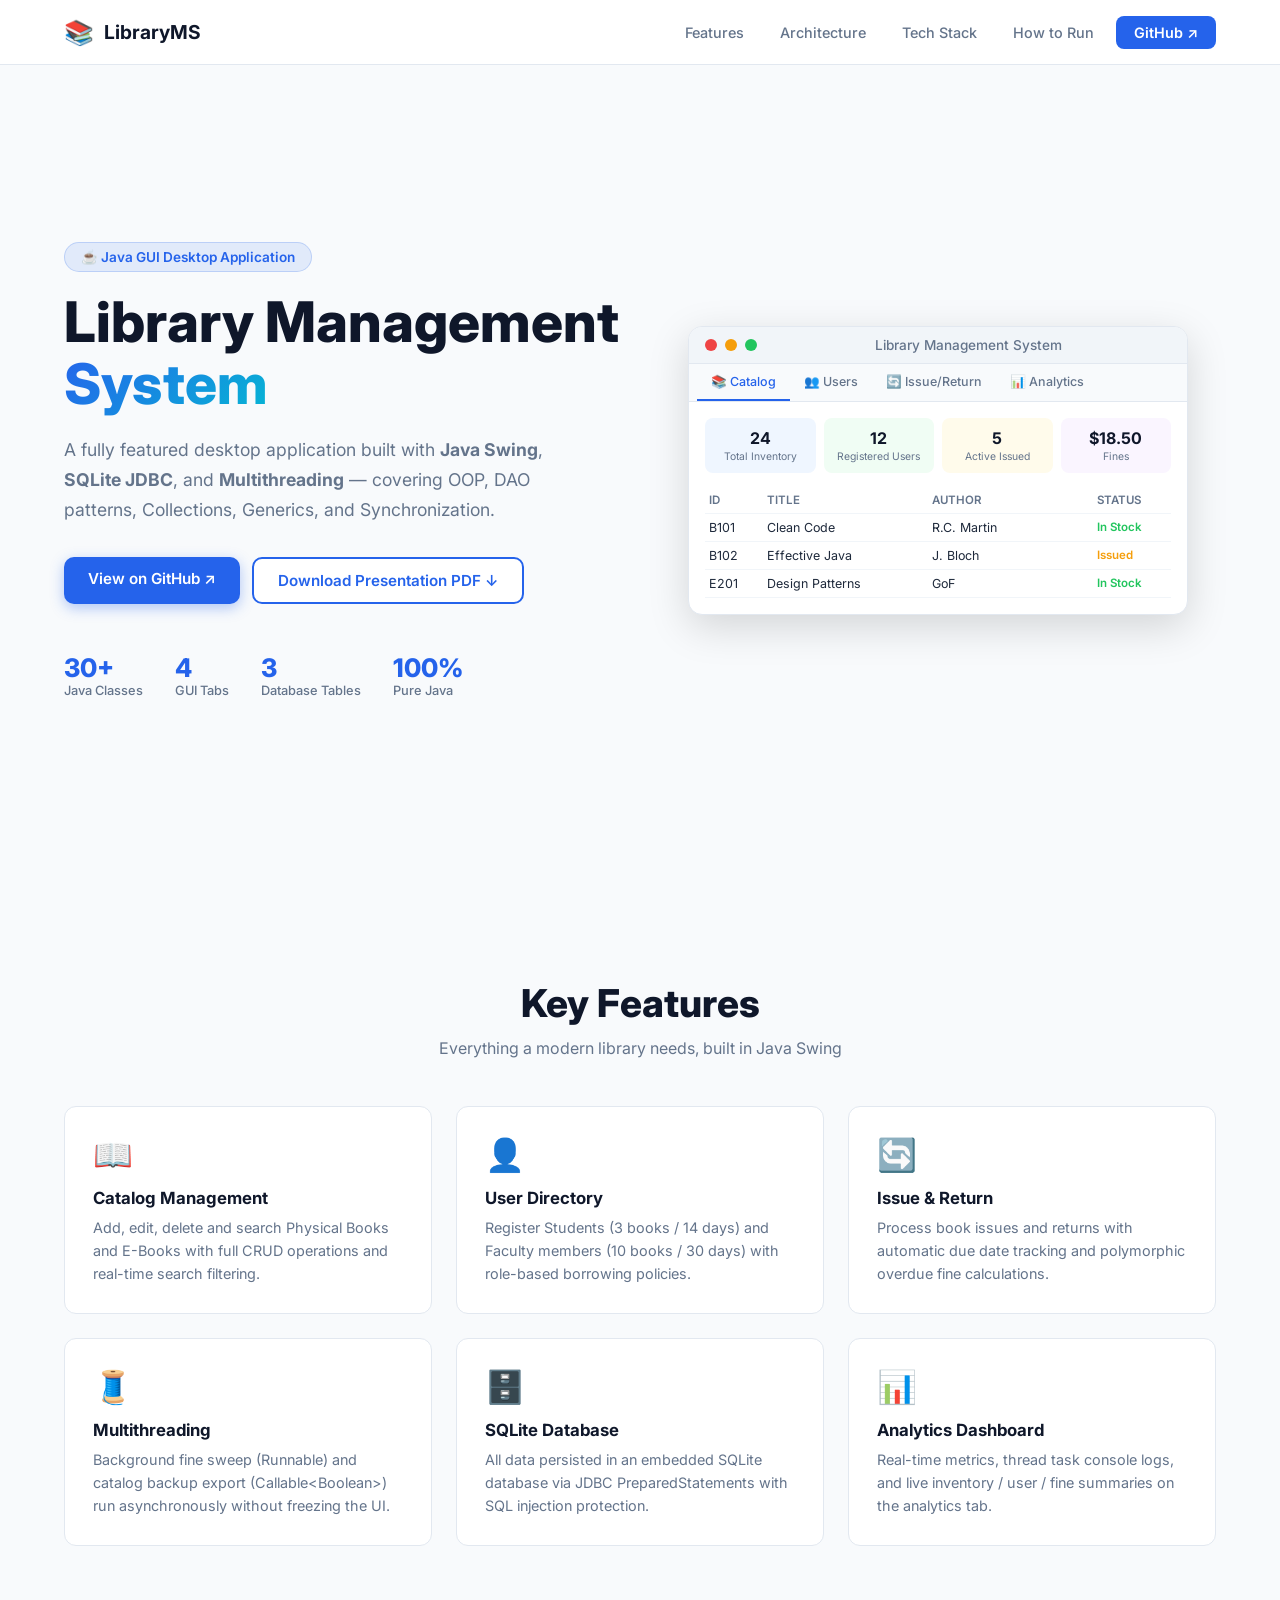
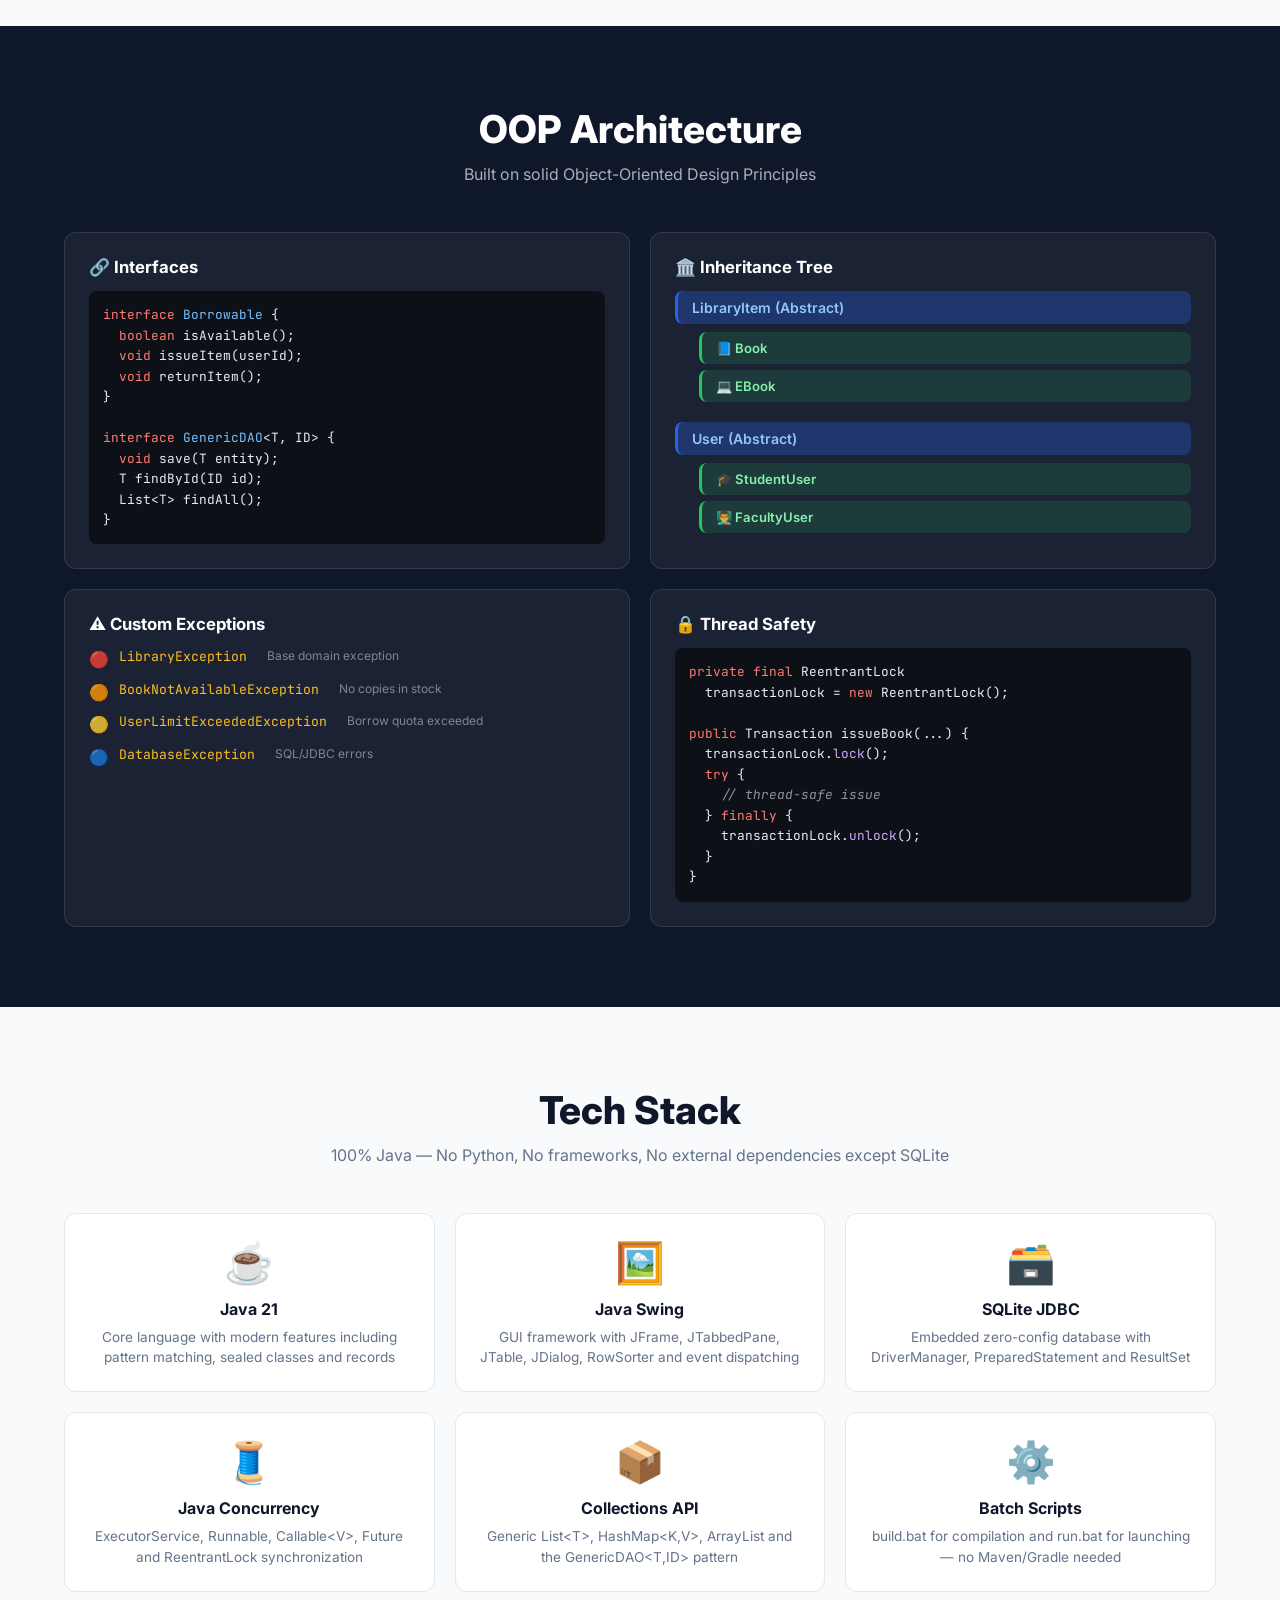
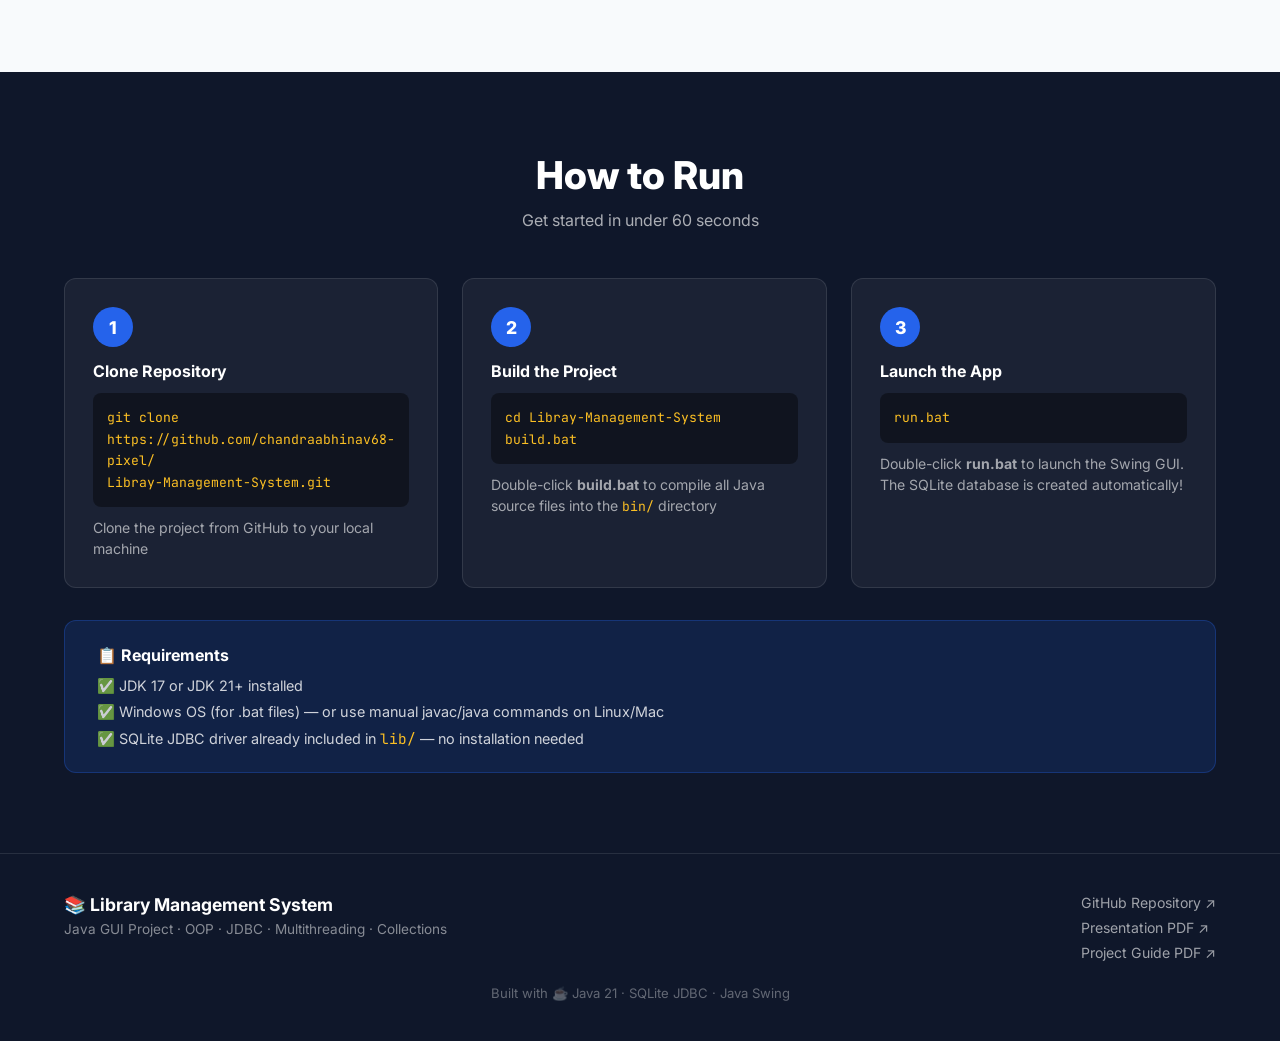
<file: docs/index.html>
<!DOCTYPE html>
<html lang="en">
<head>
    <meta charset="UTF-8">
    <meta name="viewport" content="width=device-width, initial-scale=1.0">
    <title>Library Management System — Java GUI Project</title>
    <link rel="stylesheet" href="css/style.css">
    <link rel="preconnect" href="https://fonts.googleapis.com">
    <link href="https://fonts.googleapis.com/css2?family=Inter:wght@300;400;500;600;700;800&family=JetBrains+Mono:wght@400;600&display=swap" rel="stylesheet">
</head>
<body>

    <!-- NAV -->
    <nav class="navbar" id="navbar">
        <div class="nav-container">
            <div class="nav-brand">
                <span class="nav-logo">📚</span>
                <span class="nav-title">LibraryMS</span>
            </div>
            <ul class="nav-links">
                <li><a href="#features">Features</a></li>
                <li><a href="#architecture">Architecture</a></li>
                <li><a href="#tech">Tech Stack</a></li>
                <li><a href="#run">How to Run</a></li>
                <li><a href="https://github.com/chandraabhinav68-pixel/Libray-Management-System" target="_blank" class="btn-nav">GitHub ↗</a></li>
            </ul>
            <button class="hamburger" id="hamburger">☰</button>
        </div>
    </nav>

    <!-- HERO -->
    <section class="hero">
        <div class="hero-content">
            <div class="hero-badge">☕ Java GUI Desktop Application</div>
            <h1 class="hero-title">
                Library Management<br>
                <span class="gradient-text">System</span>
            </h1>
            <p class="hero-subtitle">
                A fully featured desktop application built with <strong>Java Swing</strong>, <strong>SQLite JDBC</strong>, and <strong>Multithreading</strong> — covering OOP, DAO patterns, Collections, Generics, and Synchronization.
            </p>
            <div class="hero-btns">
                <a href="https://github.com/chandraabhinav68-pixel/Libray-Management-System" target="_blank" class="btn btn-primary">
                    View on GitHub ↗
                </a>
                <a href="https://github.com/chandraabhinav68-pixel/Libray-Management-System/raw/main/presentation/Library_Management_System_Presentation.pdf" target="_blank" class="btn btn-outline">
                    Download Presentation PDF ↓
                </a>
            </div>
            <div class="hero-stats">
                <div class="stat"><span class="stat-num">30+</span><span class="stat-label">Java Classes</span></div>
                <div class="stat"><span class="stat-num">4</span><span class="stat-label">GUI Tabs</span></div>
                <div class="stat"><span class="stat-num">3</span><span class="stat-label">Database Tables</span></div>
                <div class="stat"><span class="stat-num">100%</span><span class="stat-label">Pure Java</span></div>
            </div>
        </div>
        <div class="hero-visual">
            <div class="window-mock">
                <div class="window-bar">
                    <span class="dot red"></span>
                    <span class="dot yellow"></span>
                    <span class="dot green"></span>
                    <span class="window-title">Library Management System</span>
                </div>
                <div class="window-tabs">
                    <span class="tab active">📚 Catalog</span>
                    <span class="tab">👥 Users</span>
                    <span class="tab">🔄 Issue/Return</span>
                    <span class="tab">📊 Analytics</span>
                </div>
                <div class="window-body">
                    <div class="mock-stats-row">
                        <div class="mock-card blue">
                            <div class="mock-card-num">24</div>
                            <div class="mock-card-label">Total Inventory</div>
                        </div>
                        <div class="mock-card green">
                            <div class="mock-card-num">12</div>
                            <div class="mock-card-label">Registered Users</div>
                        </div>
                        <div class="mock-card orange">
                            <div class="mock-card-num">5</div>
                            <div class="mock-card-label">Active Issued</div>
                        </div>
                        <div class="mock-card purple">
                            <div class="mock-card-num">$18.50</div>
                            <div class="mock-card-label">Fines</div>
                        </div>
                    </div>
                    <div class="mock-table">
                        <div class="mock-row header-row"><span>ID</span><span>Title</span><span>Author</span><span>Status</span></div>
                        <div class="mock-row"><span>B101</span><span>Clean Code</span><span>R.C. Martin</span><span class="status-available">In Stock</span></div>
                        <div class="mock-row"><span>B102</span><span>Effective Java</span><span>J. Bloch</span><span class="status-issued">Issued</span></div>
                        <div class="mock-row"><span>E201</span><span>Design Patterns</span><span>GoF</span><span class="status-available">In Stock</span></div>
                    </div>
                </div>
            </div>
        </div>
    </section>

    <!-- FEATURES -->
    <section class="section" id="features">
        <div class="container">
            <h2 class="section-title">Key Features</h2>
            <p class="section-sub">Everything a modern library needs, built in Java Swing</p>
            <div class="features-grid">
                <div class="feature-card" data-delay="0">
                    <div class="feature-icon">📖</div>
                    <h3>Catalog Management</h3>
                    <p>Add, edit, delete and search Physical Books and E-Books with full CRUD operations and real-time search filtering.</p>
                </div>
                <div class="feature-card" data-delay="100">
                    <div class="feature-icon">👤</div>
                    <h3>User Directory</h3>
                    <p>Register Students (3 books / 14 days) and Faculty members (10 books / 30 days) with role-based borrowing policies.</p>
                </div>
                <div class="feature-card" data-delay="200">
                    <div class="feature-icon">🔄</div>
                    <h3>Issue & Return</h3>
                    <p>Process book issues and returns with automatic due date tracking and polymorphic overdue fine calculations.</p>
                </div>
                <div class="feature-card" data-delay="300">
                    <div class="feature-icon">🧵</div>
                    <h3>Multithreading</h3>
                    <p>Background fine sweep (Runnable) and catalog backup export (Callable&lt;Boolean&gt;) run asynchronously without freezing the UI.</p>
                </div>
                <div class="feature-card" data-delay="400">
                    <div class="feature-icon">🗄️</div>
                    <h3>SQLite Database</h3>
                    <p>All data persisted in an embedded SQLite database via JDBC PreparedStatements with SQL injection protection.</p>
                </div>
                <div class="feature-card" data-delay="500">
                    <div class="feature-icon">📊</div>
                    <h3>Analytics Dashboard</h3>
                    <p>Real-time metrics, thread task console logs, and live inventory / user / fine summaries on the analytics tab.</p>
                </div>
            </div>
        </div>
    </section>

    <!-- ARCHITECTURE -->
    <section class="section dark-section" id="architecture">
        <div class="container">
            <h2 class="section-title white">OOP Architecture</h2>
            <p class="section-sub white-sub">Built on solid Object-Oriented Design Principles</p>
            <div class="arch-grid">
                <div class="arch-box">
                    <h3>🔗 Interfaces</h3>
                    <div class="code-block">
                        <code><span class="kw">interface</span> <span class="cls">Borrowable</span> {<br>
&nbsp;&nbsp;<span class="kw">boolean</span> isAvailable();<br>
&nbsp;&nbsp;<span class="kw">void</span> issueItem(userId);<br>
&nbsp;&nbsp;<span class="kw">void</span> returnItem();<br>
}<br><br>
<span class="kw">interface</span> <span class="cls">GenericDAO</span>&lt;T, ID&gt; {<br>
&nbsp;&nbsp;<span class="kw">void</span> save(T entity);<br>
&nbsp;&nbsp;T findById(ID id);<br>
&nbsp;&nbsp;List&lt;T&gt; findAll();<br>
}</code>
                    </div>
                </div>
                <div class="arch-box">
                    <h3>🏛️ Inheritance Tree</h3>
                    <div class="tree">
                        <div class="tree-node root">LibraryItem (Abstract)</div>
                        <div class="tree-children">
                            <div class="tree-node child">📘 Book</div>
                            <div class="tree-node child">💻 EBook</div>
                        </div>
                        <div class="tree-node root" style="margin-top:12px">User (Abstract)</div>
                        <div class="tree-children">
                            <div class="tree-node child">🎓 StudentUser</div>
                            <div class="tree-node child">👨‍🏫 FacultyUser</div>
                        </div>
                    </div>
                </div>
                <div class="arch-box">
                    <h3>⚠️ Custom Exceptions</h3>
                    <div class="exceptions-list">
                        <div class="exc-item"><span class="exc-icon">🔴</span><code>LibraryException</code><br><small>Base domain exception</small></div>
                        <div class="exc-item"><span class="exc-icon">🟠</span><code>BookNotAvailableException</code><br><small>No copies in stock</small></div>
                        <div class="exc-item"><span class="exc-icon">🟡</span><code>UserLimitExceededException</code><br><small>Borrow quota exceeded</small></div>
                        <div class="exc-item"><span class="exc-icon">🔵</span><code>DatabaseException</code><br><small>SQL/JDBC errors</small></div>
                    </div>
                </div>
                <div class="arch-box">
                    <h3>🔒 Thread Safety</h3>
                    <div class="code-block">
                        <code><span class="kw">private final</span> ReentrantLock<br>
&nbsp;&nbsp;transactionLock = <span class="kw">new</span> ReentrantLock();<br><br>
<span class="kw">public</span> Transaction issueBook(...) {<br>
&nbsp;&nbsp;transactionLock.<span class="fn">lock</span>();<br>
&nbsp;&nbsp;<span class="kw">try</span> {<br>
&nbsp;&nbsp;&nbsp;&nbsp;<span class="cm">// thread-safe issue</span><br>
&nbsp;&nbsp;} <span class="kw">finally</span> {<br>
&nbsp;&nbsp;&nbsp;&nbsp;transactionLock.<span class="fn">unlock</span>();<br>
&nbsp;&nbsp;}<br>
}</code>
                    </div>
                </div>
            </div>
        </div>
    </section>

    <!-- TECH STACK -->
    <section class="section" id="tech">
        <div class="container">
            <h2 class="section-title">Tech Stack</h2>
            <p class="section-sub">100% Java — No Python, No frameworks, No external dependencies except SQLite</p>
            <div class="tech-grid">
                <div class="tech-card">
                    <div class="tech-icon">☕</div>
                    <div class="tech-name">Java 21</div>
                    <div class="tech-desc">Core language with modern features including pattern matching, sealed classes and records</div>
                </div>
                <div class="tech-card">
                    <div class="tech-icon">🖼️</div>
                    <div class="tech-name">Java Swing</div>
                    <div class="tech-desc">GUI framework with JFrame, JTabbedPane, JTable, JDialog, RowSorter and event dispatching</div>
                </div>
                <div class="tech-card">
                    <div class="tech-icon">🗃️</div>
                    <div class="tech-name">SQLite JDBC</div>
                    <div class="tech-desc">Embedded zero-config database with DriverManager, PreparedStatement and ResultSet</div>
                </div>
                <div class="tech-card">
                    <div class="tech-icon">🧵</div>
                    <div class="tech-name">Java Concurrency</div>
                    <div class="tech-desc">ExecutorService, Runnable, Callable&lt;V&gt;, Future and ReentrantLock synchronization</div>
                </div>
                <div class="tech-card">
                    <div class="tech-icon">📦</div>
                    <div class="tech-name">Collections API</div>
                    <div class="tech-desc">Generic List&lt;T&gt;, HashMap&lt;K,V&gt;, ArrayList and the GenericDAO&lt;T,ID&gt; pattern</div>
                </div>
                <div class="tech-card">
                    <div class="tech-icon">⚙️</div>
                    <div class="tech-name">Batch Scripts</div>
                    <div class="tech-desc">build.bat for compilation and run.bat for launching — no Maven/Gradle needed</div>
                </div>
            </div>
        </div>
    </section>

    <!-- HOW TO RUN -->
    <section class="section dark-section" id="run">
        <div class="container">
            <h2 class="section-title white">How to Run</h2>
            <p class="section-sub white-sub">Get started in under 60 seconds</p>
            <div class="steps-grid">
                <div class="step-card">
                    <div class="step-num">1</div>
                    <h3>Clone Repository</h3>
                    <div class="code-block dark">
                        <code>git clone https://github.com/chandraabhinav68-pixel/<br>Libray-Management-System.git</code>
                    </div>
                    <p>Clone the project from GitHub to your local machine</p>
                </div>
                <div class="step-card">
                    <div class="step-num">2</div>
                    <h3>Build the Project</h3>
                    <div class="code-block dark">
                        <code>cd Libray-Management-System<br>build.bat</code>
                    </div>
                    <p>Double-click <strong>build.bat</strong> to compile all Java source files into the <code>bin/</code> directory</p>
                </div>
                <div class="step-card">
                    <div class="step-num">3</div>
                    <h3>Launch the App</h3>
                    <div class="code-block dark">
                        <code>run.bat</code>
                    </div>
                    <p>Double-click <strong>run.bat</strong> to launch the Swing GUI. The SQLite database is created automatically!</p>
                </div>
            </div>
            <div class="req-box">
                <h3>📋 Requirements</h3>
                <ul>
                    <li>✅ JDK 17 or JDK 21+ installed</li>
                    <li>✅ Windows OS (for .bat files) — or use manual javac/java commands on Linux/Mac</li>
                    <li>✅ SQLite JDBC driver already included in <code>lib/</code> — no installation needed</li>
                </ul>
            </div>
        </div>
    </section>

    <!-- FOOTER -->
    <footer class="footer">
        <div class="container">
            <div class="footer-content">
                <div class="footer-brand">
                    <span>📚 Library Management System</span>
                    <p>Java GUI Project · OOP · JDBC · Multithreading · Collections</p>
                </div>
                <div class="footer-links">
                    <a href="https://github.com/chandraabhinav68-pixel/Libray-Management-System" target="_blank">GitHub Repository ↗</a>
                    <a href="https://github.com/chandraabhinav68-pixel/Libray-Management-System/raw/main/presentation/Library_Management_System_Presentation.pdf" target="_blank">Presentation PDF ↗</a>
                    <a href="https://github.com/chandraabhinav68-pixel/Libray-Management-System/raw/main/presentation/Project_Guide_and_Explanation.pdf" target="_blank">Project Guide PDF ↗</a>
                </div>
            </div>
            <p class="footer-copy">Built with ☕ Java 21 · SQLite JDBC · Java Swing</p>
        </div>
    </footer>

    <script src="js/main.js"></script>
</body>
</html>
</file>
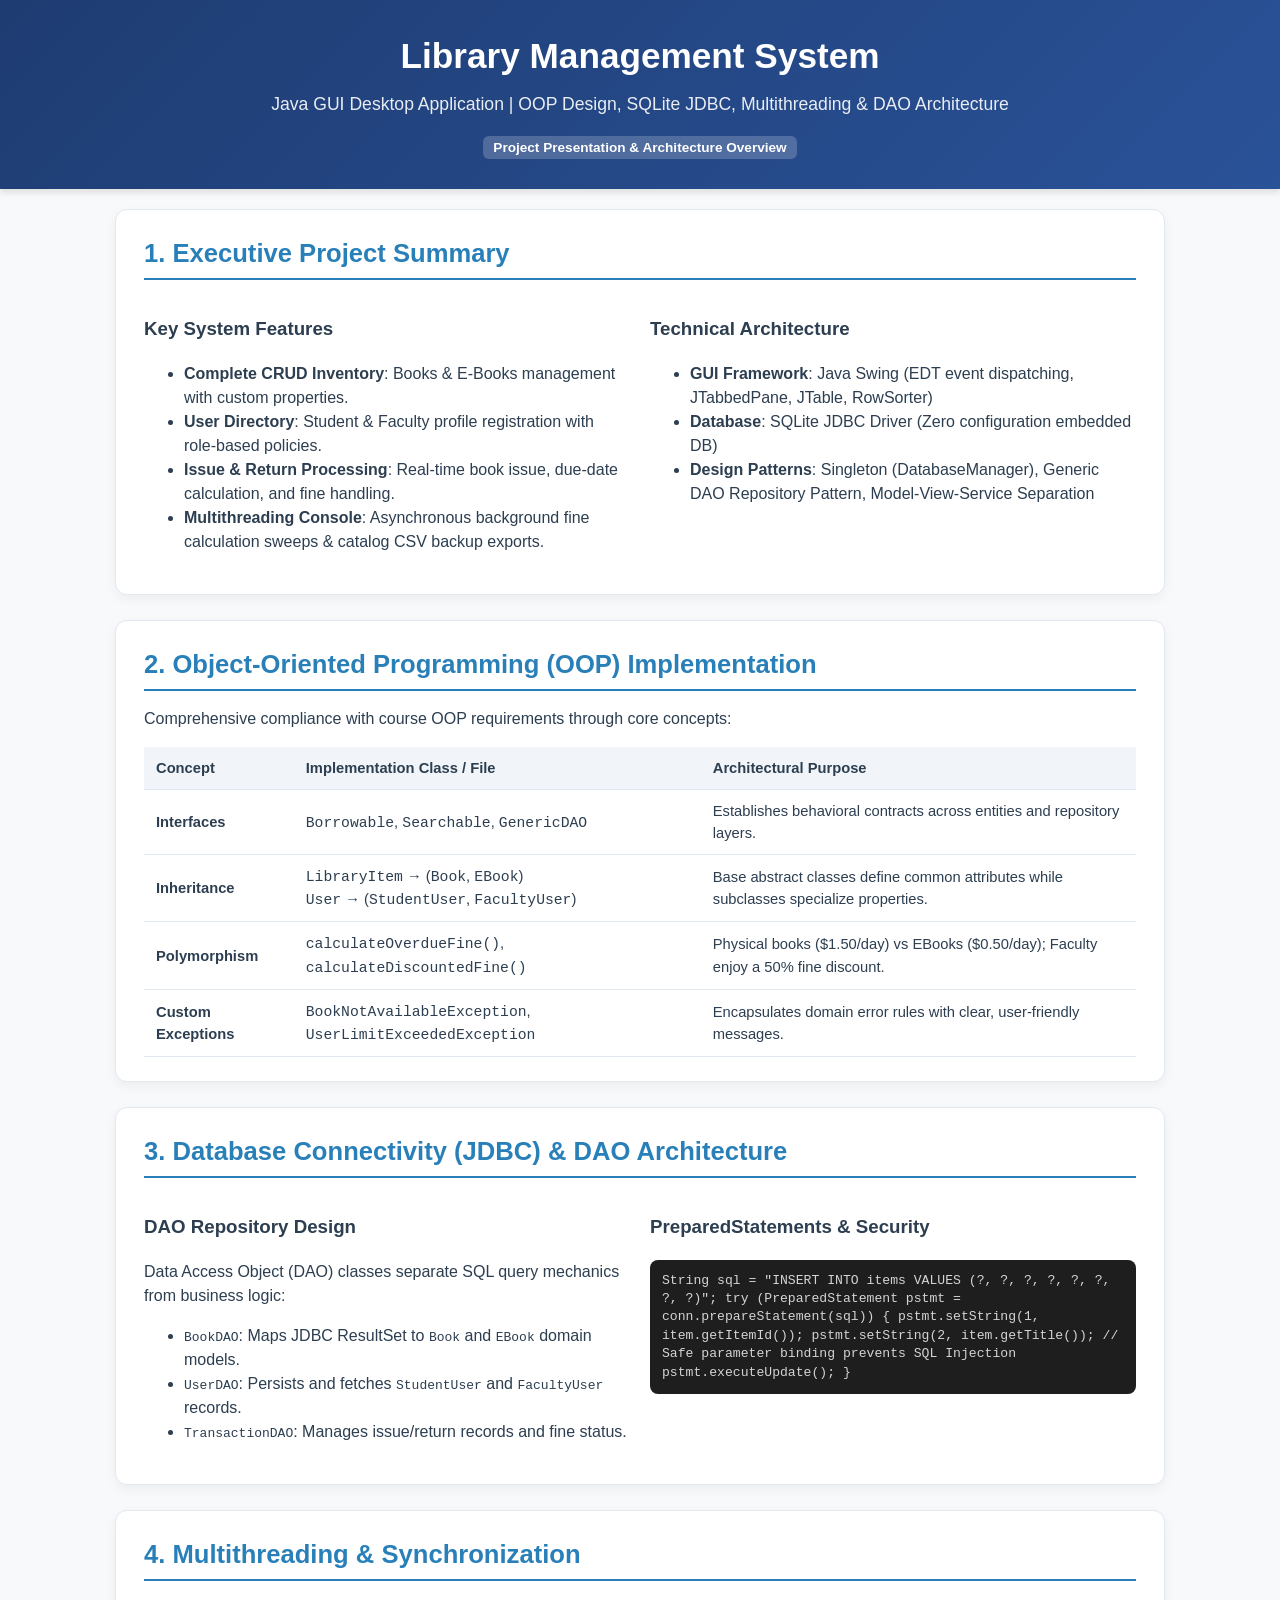
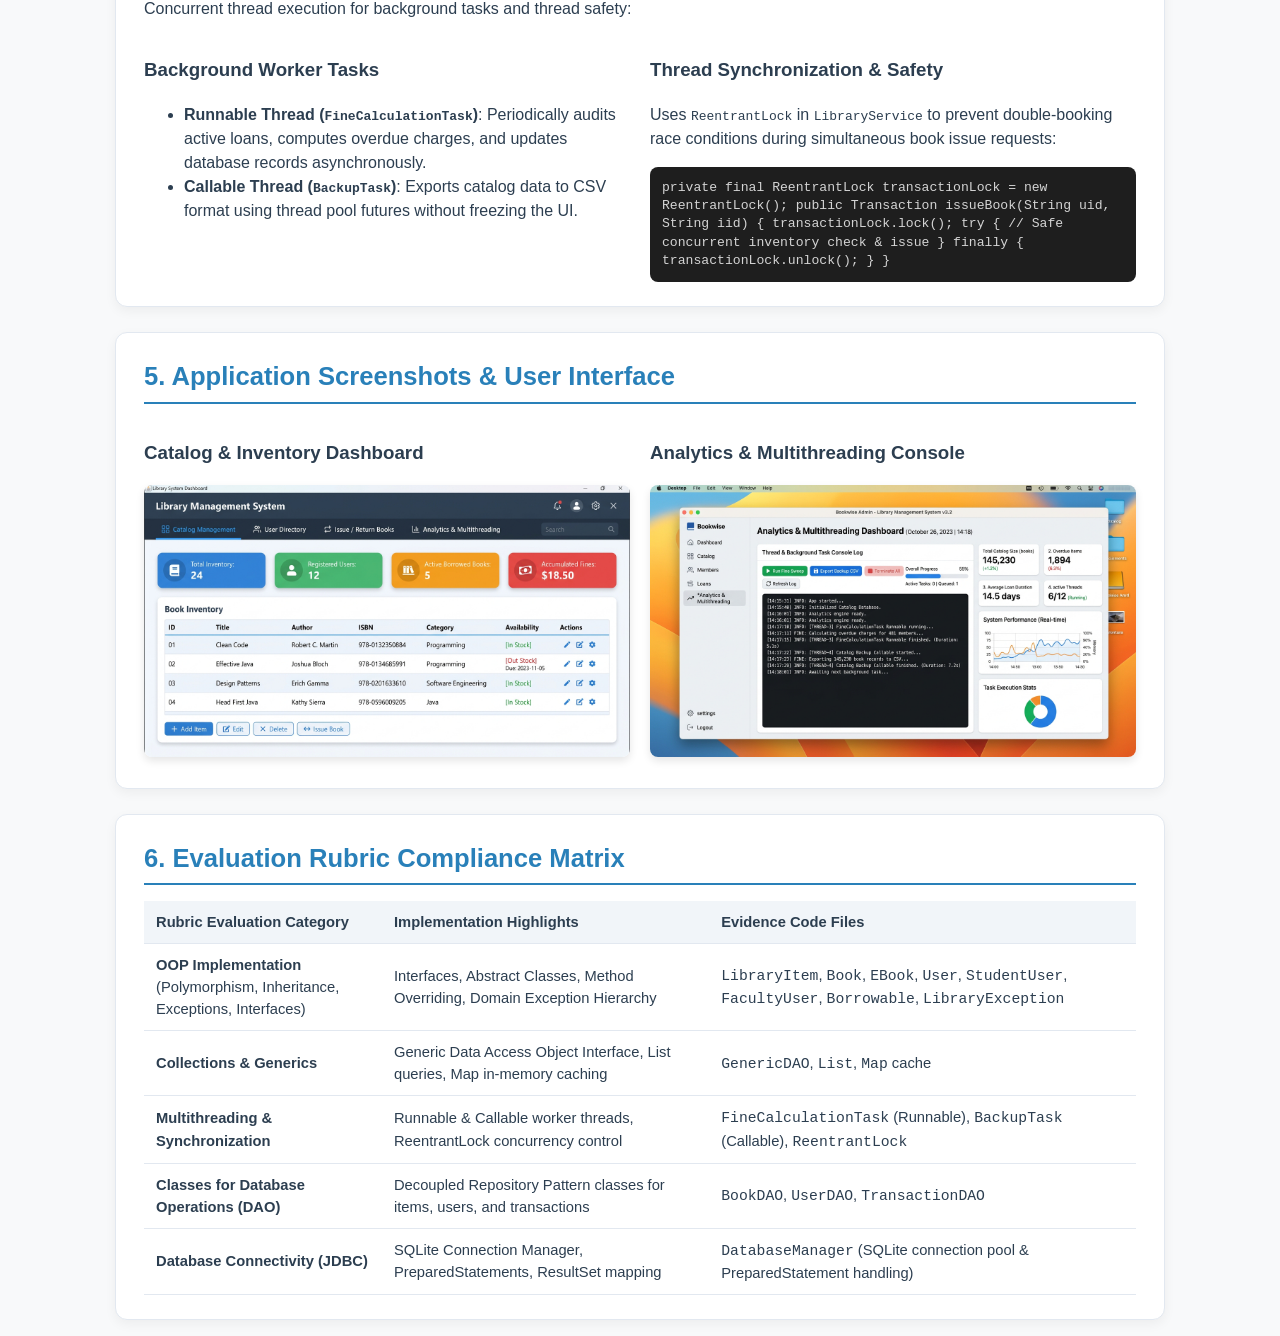
<file: presentation/Library_Management_System_Presentation.html>
<!DOCTYPE html>
<html lang="en">
<head>
    <meta charset="UTF-8">
    <meta name="viewport" content="width=device-width, initial-scale=1.0">
    <title>Presentation - Library Management System</title>
    <style>
        :root {
            --primary: #2c3e50;
            --accent: #2980b9;
            --success: #27ae60;
            --bg: #f8f9fa;
            --card-bg: #ffffff;
            --text: #2c3e50;
            --border: #e2e8f0;
        }

        body {
            font-family: -apple-system, BlinkMacSystemFont, "Segoe UI", Roboto, Helvetica, Arial, sans-serif;
            background-color: var(--bg);
            color: var(--text);
            margin: 0;
            padding: 0;
            line-height: 1.5;
        }

        .header {
            background: linear-gradient(135deg, #1e3c72 0%, #2a5298 100%);
            color: white;
            padding: 30px 20px;
            text-align: center;
            box-shadow: 0 4px 6px rgba(0,0,0,0.1);
        }

        .header h1 {
            margin: 0;
            font-size: 2.2rem;
            font-weight: 700;
        }

        .header p {
            margin-top: 8px;
            font-size: 1.1rem;
            opacity: 0.9;
        }

        .container {
            max-width: 1050px;
            margin: 20px auto;
            padding: 0 20px;
        }

        .slide-card {
            background: var(--card-bg);
            border-radius: 12px;
            padding: 24px 28px;
            margin-bottom: 25px;
            box-shadow: 0 4px 12px rgba(0,0,0,0.05);
            border: 1px solid var(--border);
            page-break-inside: avoid;
            break-inside: avoid;
        }

        .slide-card h2 {
            color: var(--accent);
            border-bottom: 2px solid var(--accent);
            padding-bottom: 6px;
            margin-top: 0;
            margin-bottom: 16px;
            font-size: 1.6rem;
        }

        .grid-2 {
            display: grid;
            grid-template-columns: 1fr 1fr;
            gap: 20px;
        }

        .badge {
            background: #eef2f7;
            color: var(--accent);
            padding: 4px 10px;
            border-radius: 6px;
            font-weight: bold;
            font-size: 0.85rem;
        }

        table {
            width: 100%;
            border-collapse: collapse;
            margin-top: 10px;
        }

        th, td {
            text-align: left;
            padding: 10px 12px;
            border-bottom: 1px solid var(--border);
            font-size: 0.92rem;
        }

        th {
            background-color: #f1f5f9;
            color: var(--primary);
        }

        .code-box {
            background: #1e1e1e;
            color: #d4d4d4;
            padding: 12px;
            border-radius: 8px;
            font-family: "Courier New", Courier, monospace;
            font-size: 0.82rem;
            overflow-x: auto;
            line-height: 1.4;
        }

        img {
            max-width: 100%;
            border-radius: 8px;
            box-shadow: 0 4px 8px rgba(0,0,0,0.1);
        }

        /* Print Optimization Styles */
        @media print {
            body {
                background-color: #ffffff;
                -webkit-print-color-adjust: exact !important;
                print-color-adjust: exact !important;
            }

            .header {
                padding: 20px;
                background: linear-gradient(135deg, #1e3c72 0%, #2a5298 100%) !important;
                -webkit-print-color-adjust: exact !important;
                print-color-adjust: exact !important;
            }

            .container {
                max-width: 100%;
                margin: 0;
                padding: 10px;
            }

            .slide-card {
                page-break-inside: avoid !important;
                break-inside: avoid !important;
                margin-bottom: 20px;
                border: 1px solid #cbd5e1;
                box-shadow: none;
            }

            .page-break {
                page-break-before: always;
                break-before: always;
            }

            table {
                page-break-inside: avoid !important;
                break-inside: avoid !important;
            }

            .code-box {
                background: #1e1e1e !important;
                color: #d4d4d4 !important;
                -webkit-print-color-adjust: exact !important;
                print-color-adjust: exact !important;
            }
        }
    </style>
</head>
<body>

<div class="header">
    <h1>Library Management System</h1>
    <p>Java GUI Desktop Application | OOP Design, SQLite JDBC, Multithreading & DAO Architecture</p>
    <div><span class="badge" style="background: rgba(255,255,255,0.2); color: white;">Project Presentation & Architecture Overview</span></div>
</div>

<div class="container">

    <!-- Slide 1 -->
    <div class="slide-card">
        <h2>1. Executive Project Summary</h2>
        <div class="grid-2">
            <div>
                <h3>Key System Features</h3>
                <ul>
                    <li><strong>Complete CRUD Inventory</strong>: Books & E-Books management with custom properties.</li>
                    <li><strong>User Directory</strong>: Student & Faculty profile registration with role-based policies.</li>
                    <li><strong>Issue & Return Processing</strong>: Real-time book issue, due-date calculation, and fine handling.</li>
                    <li><strong>Multithreading Console</strong>: Asynchronous background fine calculation sweeps & catalog CSV backup exports.</li>
                </ul>
            </div>
            <div>
                <h3>Technical Architecture</h3>
                <ul>
                    <li><strong>GUI Framework</strong>: Java Swing (EDT event dispatching, JTabbedPane, JTable, RowSorter)</li>
                    <li><strong>Database</strong>: SQLite JDBC Driver (Zero configuration embedded DB)</li>
                    <li><strong>Design Patterns</strong>: Singleton (DatabaseManager), Generic DAO Repository Pattern, Model-View-Service Separation</li>
                </ul>
            </div>
        </div>
    </div>

    <!-- Slide 2 -->
    <div class="slide-card page-break">
        <h2>2. Object-Oriented Programming (OOP) Implementation</h2>
        <p>Comprehensive compliance with course OOP requirements through core concepts:</p>
        <table>
            <thead>
                <tr>
                    <th>Concept</th>
                    <th>Implementation Class / File</th>
                    <th>Architectural Purpose</th>
                </tr>
            </thead>
            <tbody>
                <tr>
                    <td><strong>Interfaces</strong></td>
                    <td><code>Borrowable</code>, <code>Searchable</code>, <code>GenericDAO</code></td>
                    <td>Establishes behavioral contracts across entities and repository layers.</td>
                </tr>
                <tr>
                    <td><strong>Inheritance</strong></td>
                    <td><code>LibraryItem</code> &rarr; (<code>Book</code>, <code>EBook</code>)<br><code>User</code> &rarr; (<code>StudentUser</code>, <code>FacultyUser</code>)</td>
                    <td>Base abstract classes define common attributes while subclasses specialize properties.</td>
                </tr>
                <tr>
                    <td><strong>Polymorphism</strong></td>
                    <td><code>calculateOverdueFine()</code>, <code>calculateDiscountedFine()</code></td>
                    <td>Physical books ($1.50/day) vs EBooks ($0.50/day); Faculty enjoy a 50% fine discount.</td>
                </tr>
                <tr>
                    <td><strong>Custom Exceptions</strong></td>
                    <td><code>BookNotAvailableException</code>, <code>UserLimitExceededException</code></td>
                    <td>Encapsulates domain error rules with clear, user-friendly messages.</td>
                </tr>
            </tbody>
        </table>
    </div>

    <!-- Slide 3 -->
    <div class="slide-card page-break">
        <h2>3. Database Connectivity (JDBC) & DAO Architecture</h2>
        <div class="grid-2">
            <div>
                <h3>DAO Repository Design</h3>
                <p>Data Access Object (DAO) classes separate SQL query mechanics from business logic:</p>
                <ul>
                    <li><code>BookDAO</code>: Maps JDBC ResultSet to <code>Book</code> and <code>EBook</code> domain models.</li>
                    <li><code>UserDAO</code>: Persists and fetches <code>StudentUser</code> and <code>FacultyUser</code> records.</li>
                    <li><code>TransactionDAO</code>: Manages issue/return records and fine status.</li>
                </ul>
            </div>
            <div>
                <h3>PreparedStatements & Security</h3>
                <div class="code-box">
String sql = "INSERT INTO items VALUES (?, ?, ?, ?, ?, ?, ?, ?)";
try (PreparedStatement pstmt = conn.prepareStatement(sql)) {
    pstmt.setString(1, item.getItemId());
    pstmt.setString(2, item.getTitle());
    // Safe parameter binding prevents SQL Injection
    pstmt.executeUpdate();
}
                </div>
            </div>
        </div>
    </div>

    <!-- Slide 4 -->
    <div class="slide-card page-break">
        <h2>4. Multithreading & Synchronization</h2>
        <p>Concurrent thread execution for background tasks and thread safety:</p>
        <div class="grid-2">
            <div>
                <h3>Background Worker Tasks</h3>
                <ul>
                    <li><strong>Runnable Thread (<code>FineCalculationTask</code>)</strong>: Periodically audits active loans, computes overdue charges, and updates database records asynchronously.</li>
                    <li><strong>Callable Thread (<code>BackupTask</code>)</strong>: Exports catalog data to CSV format using thread pool futures without freezing the UI.</li>
                </ul>
            </div>
            <div>
                <h3>Thread Synchronization & Safety</h3>
                <p>Uses <code>ReentrantLock</code> in <code>LibraryService</code> to prevent double-booking race conditions during simultaneous book issue requests:</p>
                <div class="code-box">
private final ReentrantLock transactionLock = new ReentrantLock();

public Transaction issueBook(String uid, String iid) {
    transactionLock.lock();
    try {
        // Safe concurrent inventory check & issue
    } finally {
        transactionLock.unlock();
    }
}
                </div>
            </div>
        </div>
    </div>

    <!-- Slide 5 -->
    <div class="slide-card page-break">
        <h2>5. Application Screenshots & User Interface</h2>
        <div class="grid-2">
            <div>
                <h3>Catalog & Inventory Dashboard</h3>
                <img src="lms_gui_dashboard.jpg" alt="Catalog Management Dashboard">
            </div>
            <div>
                <h3>Analytics & Multithreading Console</h3>
                <img src="lms_analytics_view.jpg" alt="Multithreading Analytics Dashboard">
            </div>
        </div>
    </div>

    <!-- Slide 6 -->
    <div class="slide-card page-break">
        <h2>6. Evaluation Rubric Compliance Matrix</h2>
        <table>
            <thead>
                <tr>
                    <th>Rubric Evaluation Category</th>
                    <th>Implementation Highlights</th>
                    <th>Evidence Code Files</th>
                </tr>
            </thead>
            <tbody>
                <tr>
                    <td><strong>OOP Implementation</strong><br>(Polymorphism, Inheritance, Exceptions, Interfaces)</td>
                    <td>Interfaces, Abstract Classes, Method Overriding, Domain Exception Hierarchy</td>
                    <td><code>LibraryItem</code>, <code>Book</code>, <code>EBook</code>, <code>User</code>, <code>StudentUser</code>, <code>FacultyUser</code>, <code>Borrowable</code>, <code>LibraryException</code></td>
                </tr>
                <tr>
                    <td><strong>Collections & Generics</strong></td>
                    <td>Generic Data Access Object Interface, List queries, Map in-memory caching</td>
                    <td><code>GenericDAO<T, ID></code>, <code>List<LibraryItem></code>, <code>Map<String, User></code> cache</td>
                </tr>
                <tr>
                    <td><strong>Multithreading & Synchronization</strong></td>
                    <td>Runnable & Callable worker threads, ReentrantLock concurrency control</td>
                    <td><code>FineCalculationTask</code> (Runnable), <code>BackupTask</code> (Callable), <code>ReentrantLock</code></td>
                </tr>
                <tr>
                    <td><strong>Classes for Database Operations (DAO)</strong></td>
                    <td>Decoupled Repository Pattern classes for items, users, and transactions</td>
                    <td><code>BookDAO</code>, <code>UserDAO</code>, <code>TransactionDAO</code></td>
                </tr>
                <tr>
                    <td><strong>Database Connectivity (JDBC)</strong></td>
                    <td>SQLite Connection Manager, PreparedStatements, ResultSet mapping</td>
                    <td><code>DatabaseManager</code> (SQLite connection pool & PreparedStatement handling)</td>
                </tr>
            </tbody>
        </table>
    </div>

</div>

</body>
</html>
</file>
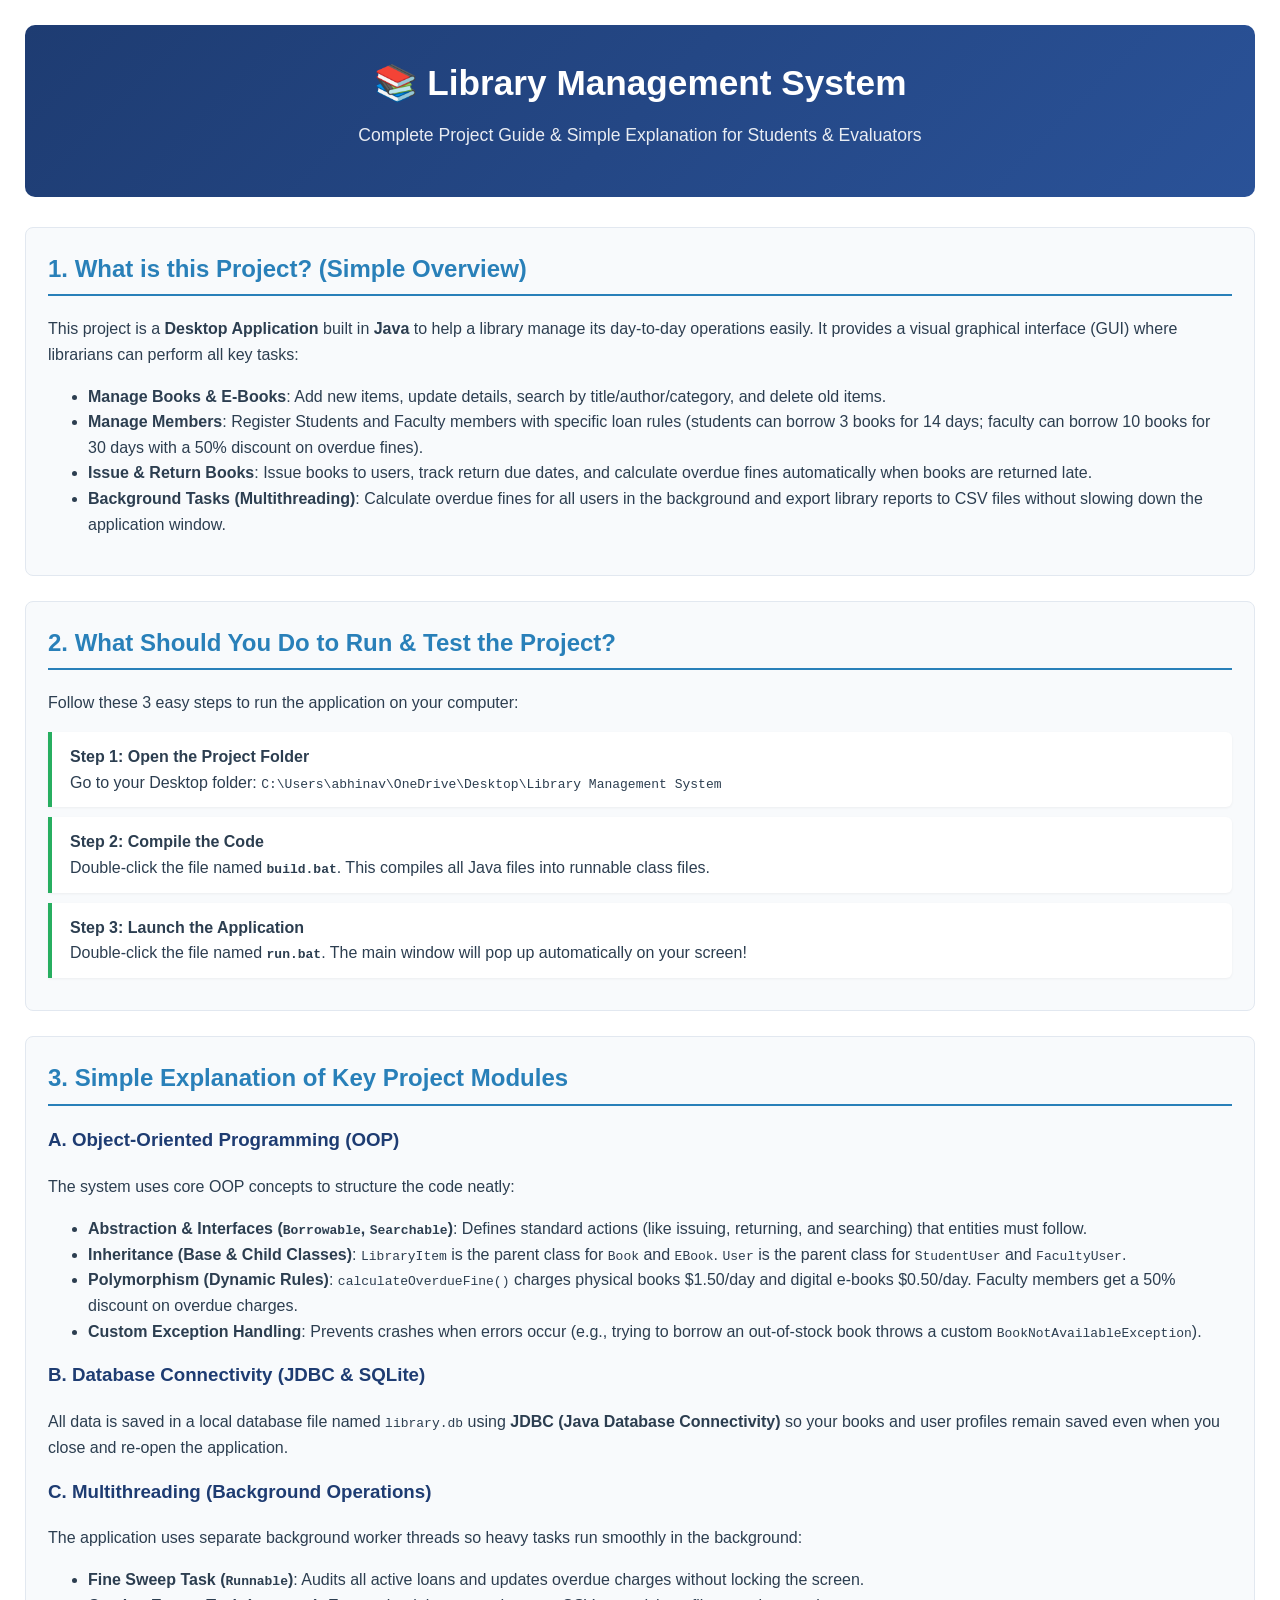
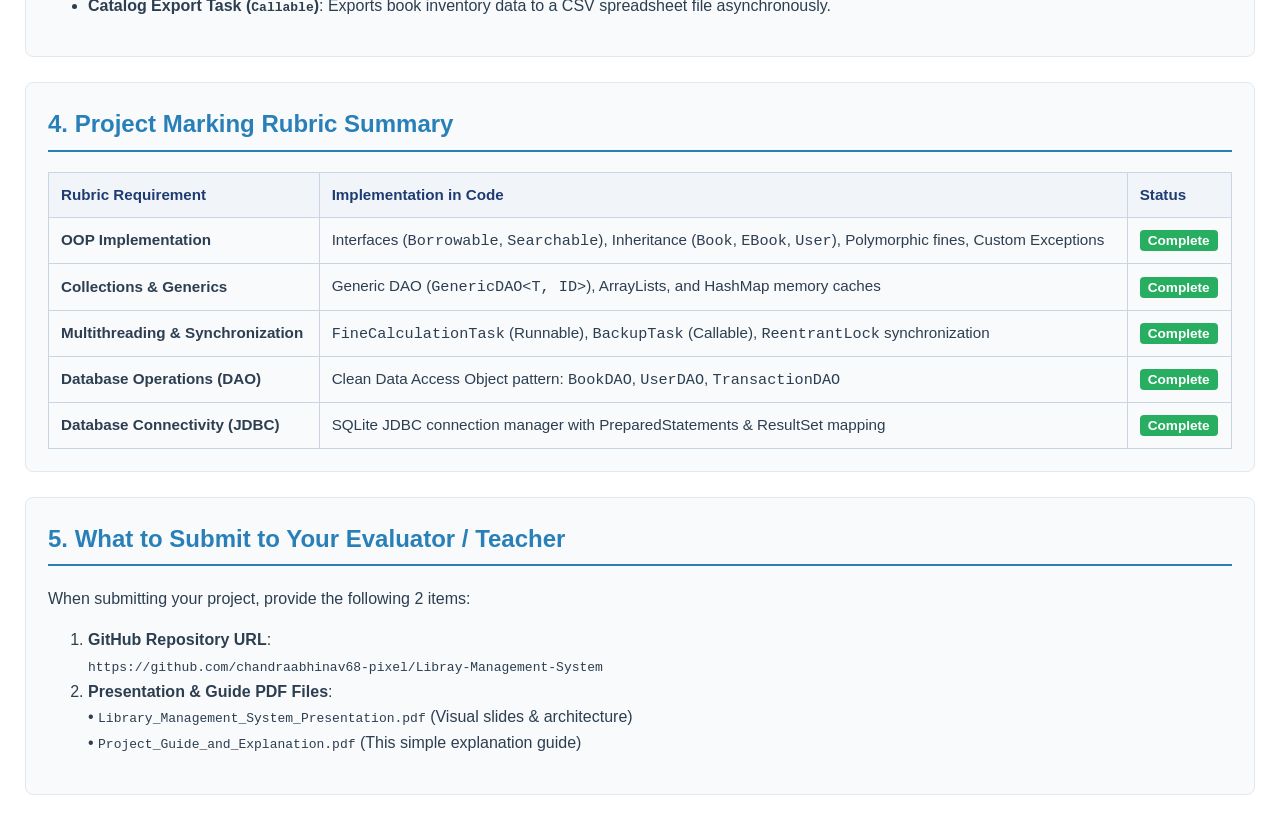
<file: presentation/Project_Guide_and_Explanation.html>
<!DOCTYPE html>
<html lang="en">
<head>
    <meta charset="UTF-8">
    <title>Project Guide & Simple Explanation - Library Management System</title>
    <style>
        body {
            font-family: -apple-system, BlinkMacSystemFont, "Segoe UI", Roboto, Arial, sans-serif;
            color: #2c3e50;
            line-height: 1.6;
            margin: 0;
            padding: 25px;
            background-color: #ffffff;
        }

        .header {
            background: linear-gradient(135deg, #1e3c72 0%, #2a5298 100%);
            color: white;
            padding: 30px;
            border-radius: 10px;
            text-align: center;
            margin-bottom: 30px;
        }

        .header h1 {
            margin: 0;
            font-size: 2.2rem;
        }

        .header p {
            margin-top: 10px;
            font-size: 1.1rem;
            opacity: 0.9;
        }

        .section {
            background: #f8fafc;
            border: 1px solid #e2e8f0;
            border-radius: 8px;
            padding: 22px;
            margin-bottom: 25px;
            page-break-inside: avoid;
            break-inside: avoid;
        }

        h2 {
            color: #2980b9;
            border-bottom: 2px solid #2980b9;
            padding-bottom: 6px;
            margin-top: 0;
        }

        h3 {
            color: #1e3c72;
            margin-top: 15px;
        }

        .step-box {
            background: #ffffff;
            border-left: 4px solid #27ae60;
            padding: 12px 18px;
            margin: 10px 0;
            border-radius: 0 6px 6px 0;
            box-shadow: 0 1px 3px rgba(0,0,0,0.05);
        }

        table {
            width: 100%;
            border-collapse: collapse;
            margin-top: 15px;
        }

        th, td {
            padding: 10px 12px;
            border: 1px solid #cbd5e1;
            text-align: left;
            font-size: 0.95rem;
        }

        th {
            background-color: #f1f5f9;
            color: #1e3c72;
        }

        .badge {
            background: #27ae60;
            color: white;
            padding: 3px 8px;
            border-radius: 4px;
            font-size: 0.85rem;
            font-weight: bold;
        }
    </style>
</head>
<body>

<div class="header">
    <h1>📚 Library Management System</h1>
    <p>Complete Project Guide & Simple Explanation for Students & Evaluators</p>
</div>

<!-- Section 1 -->
<div class="section">
    <h2>1. What is this Project? (Simple Overview)</h2>
    <p>This project is a <strong>Desktop Application</strong> built in <strong>Java</strong> to help a library manage its day-to-day operations easily. It provides a visual graphical interface (GUI) where librarians can perform all key tasks:</p>
    <ul>
        <li><strong>Manage Books & E-Books</strong>: Add new items, update details, search by title/author/category, and delete old items.</li>
        <li><strong>Manage Members</strong>: Register Students and Faculty members with specific loan rules (students can borrow 3 books for 14 days; faculty can borrow 10 books for 30 days with a 50% discount on overdue fines).</li>
        <li><strong>Issue & Return Books</strong>: Issue books to users, track return due dates, and calculate overdue fines automatically when books are returned late.</li>
        <li><strong>Background Tasks (Multithreading)</strong>: Calculate overdue fines for all users in the background and export library reports to CSV files without slowing down the application window.</li>
    </ul>
</div>

<!-- Section 2 -->
<div class="section">
    <h2>2. What Should You Do to Run & Test the Project?</h2>
    <p>Follow these 3 easy steps to run the application on your computer:</p>
    
    <div class="step-box">
        <strong>Step 1: Open the Project Folder</strong><br>
        Go to your Desktop folder: <code>C:\Users\abhinav\OneDrive\Desktop\Library Management System</code>
    </div>

    <div class="step-box">
        <strong>Step 2: Compile the Code</strong><br>
        Double-click the file named <strong><code>build.bat</code></strong>. This compiles all Java files into runnable class files.
    </div>

    <div class="step-box">
        <strong>Step 3: Launch the Application</strong><br>
        Double-click the file named <strong><code>run.bat</code></strong>. The main window will pop up automatically on your screen!
    </div>
</div>

<!-- Section 3 -->
<div class="section">
    <h2>3. Simple Explanation of Key Project Modules</h2>
    
    <h3>A. Object-Oriented Programming (OOP)</h3>
    <p>The system uses core OOP concepts to structure the code neatly:</p>
    <ul>
        <li><strong>Abstraction & Interfaces (<code>Borrowable</code>, <code>Searchable</code>)</strong>: Defines standard actions (like issuing, returning, and searching) that entities must follow.</li>
        <li><strong>Inheritance (Base & Child Classes)</strong>: <code>LibraryItem</code> is the parent class for <code>Book</code> and <code>EBook</code>. <code>User</code> is the parent class for <code>StudentUser</code> and <code>FacultyUser</code>.</li>
        <li><strong>Polymorphism (Dynamic Rules)</strong>: <code>calculateOverdueFine()</code> charges physical books $1.50/day and digital e-books $0.50/day. Faculty members get a 50% discount on overdue charges.</li>
        <li><strong>Custom Exception Handling</strong>: Prevents crashes when errors occur (e.g., trying to borrow an out-of-stock book throws a custom <code>BookNotAvailableException</code>).</li>
    </ul>

    <h3>B. Database Connectivity (JDBC & SQLite)</h3>
    <p>All data is saved in a local database file named <code>library.db</code> using <strong>JDBC (Java Database Connectivity)</strong> so your books and user profiles remain saved even when you close and re-open the application.</p>

    <h3>C. Multithreading (Background Operations)</h3>
    <p>The application uses separate background worker threads so heavy tasks run smoothly in the background:</p>
    <ul>
        <li><strong>Fine Sweep Task (<code>Runnable</code>)</strong>: Audits all active loans and updates overdue charges without locking the screen.</li>
        <li><strong>Catalog Export Task (<code>Callable</code>)</strong>: Exports book inventory data to a CSV spreadsheet file asynchronously.</li>
    </ul>
</div>

<!-- Section 4 -->
<div class="section">
    <h2>4. Project Marking Rubric Summary</h2>
    <table>
        <thead>
            <tr>
                <th>Rubric Requirement</th>
                <th>Implementation in Code</th>
                <th>Status</th>
            </tr>
        </thead>
        <tbody>
            <tr>
                <td><strong>OOP Implementation</strong></td>
                <td>Interfaces (<code>Borrowable</code>, <code>Searchable</code>), Inheritance (<code>Book</code>, <code>EBook</code>, <code>User</code>), Polymorphic fines, Custom Exceptions</td>
                <td><span class="badge">Complete</span></td>
            </tr>
            <tr>
                <td><strong>Collections & Generics</strong></td>
                <td>Generic DAO (<code>GenericDAO&lt;T, ID&gt;</code>), ArrayLists, and HashMap memory caches</td>
                <td><span class="badge">Complete</span></td>
            </tr>
            <tr>
                <td><strong>Multithreading & Synchronization</strong></td>
                <td><code>FineCalculationTask</code> (Runnable), <code>BackupTask</code> (Callable), <code>ReentrantLock</code> synchronization</td>
                <td><span class="badge">Complete</span></td>
            </tr>
            <tr>
                <td><strong>Database Operations (DAO)</strong></td>
                <td>Clean Data Access Object pattern: <code>BookDAO</code>, <code>UserDAO</code>, <code>TransactionDAO</code></td>
                <td><span class="badge">Complete</span></td>
            </tr>
            <tr>
                <td><strong>Database Connectivity (JDBC)</strong></td>
                <td>SQLite JDBC connection manager with PreparedStatements & ResultSet mapping</td>
                <td><span class="badge">Complete</span></td>
            </tr>
        </tbody>
    </table>
</div>

<!-- Section 5 -->
<div class="section">
    <h2>5. What to Submit to Your Evaluator / Teacher</h2>
    <p>When submitting your project, provide the following 2 items:</p>
    <ol>
        <li><strong>GitHub Repository URL</strong>:<br>
        <code>https://github.com/chandraabhinav68-pixel/Libray-Management-System</code></li>
        <li><strong>Presentation & Guide PDF Files</strong>:<br>
        • <code>Library_Management_System_Presentation.pdf</code> (Visual slides & architecture)<br>
        • <code>Project_Guide_and_Explanation.pdf</code> (This simple explanation guide)</li>
    </ol>
</div>

</body>
</html>
</file>
<file: docs/css/style.css>
/* =====================
   RESET & BASE
===================== */
*, *::before, *::after { box-sizing: border-box; margin: 0; padding: 0; }

:root {
    --primary: #2563eb;
    --primary-dark: #1d4ed8;
    --accent: #06b6d4;
    --dark: #0f172a;
    --dark2: #1e293b;
    --text: #1e293b;
    --text-muted: #64748b;
    --border: #e2e8f0;
    --bg: #f8fafc;
    --white: #ffffff;
    --green: #22c55e;
    --orange: #f59e0b;
    --purple: #a855f7;
    --radius: 12px;
    --shadow: 0 4px 24px rgba(0,0,0,0.08);
    --shadow-lg: 0 12px 40px rgba(0,0,0,0.15);
}

html { scroll-behavior: smooth; }

body {
    font-family: 'Inter', -apple-system, BlinkMacSystemFont, sans-serif;
    color: var(--text);
    background: var(--bg);
    overflow-x: hidden;
}

code, .code-block { font-family: 'JetBrains Mono', 'Courier New', monospace; }

a { text-decoration: none; color: inherit; }

/* =====================
   NAVBAR
===================== */
.navbar {
    position: fixed;
    top: 0; left: 0; right: 0;
    z-index: 1000;
    background: rgba(255,255,255,0.9);
    backdrop-filter: blur(12px);
    border-bottom: 1px solid var(--border);
    transition: all 0.3s ease;
}

.navbar.scrolled {
    box-shadow: var(--shadow);
}

.nav-container {
    max-width: 1200px;
    margin: 0 auto;
    padding: 0 24px;
    height: 64px;
    display: flex;
    align-items: center;
    justify-content: space-between;
}

.nav-brand {
    display: flex;
    align-items: center;
    gap: 10px;
    font-size: 1.2rem;
    font-weight: 700;
    color: var(--dark);
}

.nav-logo { font-size: 1.5rem; }

.nav-links {
    display: flex;
    align-items: center;
    gap: 8px;
    list-style: none;
}

.nav-links a {
    padding: 8px 14px;
    border-radius: 8px;
    font-size: 0.9rem;
    font-weight: 500;
    color: var(--text-muted);
    transition: all 0.2s;
}

.nav-links a:hover { color: var(--primary); background: rgba(37,99,235,0.07); }

.btn-nav {
    background: var(--primary) !important;
    color: white !important;
    padding: 8px 18px !important;
    border-radius: 8px !important;
    font-weight: 600 !important;
}
.btn-nav:hover { background: var(--primary-dark) !important; }

.hamburger {
    display: none;
    background: none;
    border: none;
    font-size: 1.5rem;
    cursor: pointer;
}

/* =====================
   HERO
===================== */
.hero {
    min-height: 100vh;
    display: grid;
    grid-template-columns: 1fr 1fr;
    align-items: center;
    gap: 40px;
    max-width: 1200px;
    margin: 0 auto;
    padding: 100px 24px 60px;
}

.hero-badge {
    display: inline-block;
    background: rgba(37,99,235,0.1);
    color: var(--primary);
    padding: 6px 16px;
    border-radius: 50px;
    font-size: 0.85rem;
    font-weight: 600;
    margin-bottom: 20px;
    border: 1px solid rgba(37,99,235,0.2);
}

.hero-title {
    font-size: 3.5rem;
    font-weight: 800;
    line-height: 1.1;
    margin-bottom: 20px;
    color: var(--dark);
}

.gradient-text {
    background: linear-gradient(135deg, var(--primary), var(--accent));
    -webkit-background-clip: text;
    -webkit-text-fill-color: transparent;
    background-clip: text;
}

.hero-subtitle {
    font-size: 1.1rem;
    color: var(--text-muted);
    line-height: 1.7;
    margin-bottom: 32px;
    max-width: 500px;
}

.hero-btns {
    display: flex;
    gap: 12px;
    flex-wrap: wrap;
    margin-bottom: 48px;
}

.btn {
    padding: 12px 24px;
    border-radius: 10px;
    font-size: 0.95rem;
    font-weight: 600;
    transition: all 0.2s;
    cursor: pointer;
}

.btn-primary {
    background: var(--primary);
    color: white;
    box-shadow: 0 4px 14px rgba(37,99,235,0.35);
}
.btn-primary:hover { background: var(--primary-dark); transform: translateY(-2px); box-shadow: 0 6px 20px rgba(37,99,235,0.4); }

.btn-outline {
    background: white;
    color: var(--primary);
    border: 2px solid var(--primary);
}
.btn-outline:hover { background: rgba(37,99,235,0.07); transform: translateY(-2px); }

.hero-stats {
    display: flex;
    gap: 32px;
}

.stat {
    display: flex;
    flex-direction: column;
}

.stat-num {
    font-size: 1.6rem;
    font-weight: 800;
    color: var(--primary);
}

.stat-label {
    font-size: 0.8rem;
    color: var(--text-muted);
    font-weight: 500;
}

/* =====================
   WINDOW MOCK
===================== */
.hero-visual { display: flex; justify-content: center; align-items: center; }

.window-mock {
    background: white;
    border-radius: 14px;
    box-shadow: var(--shadow-lg);
    border: 1px solid var(--border);
    width: 100%;
    max-width: 500px;
    overflow: hidden;
    animation: float 4s ease-in-out infinite;
}

@keyframes float {
    0%, 100% { transform: translateY(0px); }
    50% { transform: translateY(-10px); }
}

.window-bar {
    background: #f1f5f9;
    padding: 10px 16px;
    display: flex;
    align-items: center;
    gap: 8px;
    border-bottom: 1px solid var(--border);
}

.dot { width: 12px; height: 12px; border-radius: 50%; }
.dot.red { background: #ef4444; }
.dot.yellow { background: #f59e0b; }
.dot.green { background: #22c55e; }

.window-title {
    flex: 1;
    text-align: center;
    font-size: 0.85rem;
    font-weight: 500;
    color: var(--text-muted);
}

.window-tabs {
    display: flex;
    background: #f8fafc;
    border-bottom: 1px solid var(--border);
    padding: 0 8px;
}

.tab {
    padding: 10px 14px;
    font-size: 0.78rem;
    font-weight: 500;
    color: var(--text-muted);
    cursor: pointer;
    transition: 0.2s;
    border-bottom: 2px solid transparent;
}
.tab.active { color: var(--primary); border-bottom-color: var(--primary); }

.window-body { padding: 16px; }

.mock-stats-row {
    display: grid;
    grid-template-columns: repeat(4, 1fr);
    gap: 8px;
    margin-bottom: 14px;
}

.mock-card {
    border-radius: 8px;
    padding: 10px;
    text-align: center;
}

.mock-card.blue { background: #eff6ff; }
.mock-card.green { background: #f0fdf4; }
.mock-card.orange { background: #fffbeb; }
.mock-card.purple { background: #faf5ff; }

.mock-card-num { font-size: 1rem; font-weight: 700; color: var(--dark); }
.mock-card-label { font-size: 0.65rem; color: var(--text-muted); margin-top: 2px; }

.mock-table { font-size: 0.78rem; }
.mock-row {
    display: grid;
    grid-template-columns: 50px 1fr 1fr 70px;
    gap: 8px;
    padding: 6px 4px;
    border-bottom: 1px solid #f1f5f9;
    align-items: center;
}
.header-row { font-weight: 600; color: var(--text-muted); font-size: 0.72rem; text-transform: uppercase; }
.status-available { color: #22c55e; font-weight: 600; font-size: 0.72rem; }
.status-issued { color: #f59e0b; font-weight: 600; font-size: 0.72rem; }

/* =====================
   SECTIONS
===================== */
.section { padding: 80px 0; }
.dark-section { background: var(--dark); color: white; }

.container {
    max-width: 1200px;
    margin: 0 auto;
    padding: 0 24px;
}

.section-title {
    font-size: 2.4rem;
    font-weight: 800;
    text-align: center;
    margin-bottom: 12px;
    color: var(--dark);
}

.section-title.white { color: white; }

.section-sub {
    text-align: center;
    color: var(--text-muted);
    font-size: 1rem;
    margin-bottom: 48px;
}
.white-sub { color: rgba(255,255,255,0.65); }

/* =====================
   FEATURES GRID
===================== */
.features-grid {
    display: grid;
    grid-template-columns: repeat(3, 1fr);
    gap: 24px;
}

.feature-card {
    background: white;
    border: 1px solid var(--border);
    border-radius: var(--radius);
    padding: 28px;
    transition: all 0.3s;
    opacity: 0;
    transform: translateY(20px);
}

.feature-card.visible {
    opacity: 1;
    transform: translateY(0);
}

.feature-card:hover {
    transform: translateY(-4px);
    box-shadow: var(--shadow);
    border-color: rgba(37,99,235,0.2);
}

.feature-icon { font-size: 2rem; margin-bottom: 14px; }

.feature-card h3 {
    font-size: 1.05rem;
    font-weight: 700;
    margin-bottom: 8px;
    color: var(--dark);
}

.feature-card p { font-size: 0.9rem; color: var(--text-muted); line-height: 1.6; }

/* =====================
   ARCHITECTURE
===================== */
.arch-grid {
    display: grid;
    grid-template-columns: 1fr 1fr;
    gap: 20px;
}

.arch-box {
    background: rgba(255,255,255,0.05);
    border: 1px solid rgba(255,255,255,0.1);
    border-radius: var(--radius);
    padding: 24px;
}

.arch-box h3 { font-size: 1.05rem; font-weight: 700; margin-bottom: 14px; color: white; }

.code-block {
    background: #0d1117;
    border-radius: 8px;
    padding: 14px;
    font-size: 0.8rem;
    line-height: 1.6;
    color: #e6edf3;
    overflow-x: auto;
}

.code-block.dark { background: rgba(0,0,0,0.4); color: #e6edf3; }

.kw { color: #ff7b72; }
.cls { color: #79c0ff; }
.fn { color: #d2a8ff; }
.cm { color: #8b949e; font-style: italic; }

.tree { display: flex; flex-direction: column; gap: 8px; }
.tree-node { padding: 8px 14px; border-radius: 8px; font-size: 0.88rem; font-weight: 600; }
.tree-node.root { background: rgba(37,99,235,0.3); color: #93c5fd; border-left: 3px solid var(--primary); }
.tree-node.child { background: rgba(34,197,94,0.15); color: #86efac; margin-left: 24px; border-left: 3px solid var(--green); font-size: 0.82rem; }
.tree-children { display: flex; flex-direction: column; gap: 6px; }

.exceptions-list { display: flex; flex-direction: column; gap: 10px; }
.exc-item { display: flex; align-items: flex-start; gap: 10px; font-size: 0.85rem; color: rgba(255,255,255,0.8); }
.exc-item code { color: #fbbf24; font-size: 0.82rem; }
.exc-item small { display: block; color: rgba(255,255,255,0.45); font-size: 0.75rem; }
.exc-icon { font-size: 1rem; line-height: 1.4; }

/* =====================
   TECH GRID
===================== */
.tech-grid {
    display: grid;
    grid-template-columns: repeat(3, 1fr);
    gap: 20px;
}

.tech-card {
    background: white;
    border: 1px solid var(--border);
    border-radius: var(--radius);
    padding: 24px;
    text-align: center;
    transition: all 0.3s;
}
.tech-card:hover { transform: translateY(-4px); box-shadow: var(--shadow); }
.tech-icon { font-size: 2.5rem; margin-bottom: 12px; }
.tech-name { font-size: 1rem; font-weight: 700; margin-bottom: 8px; color: var(--dark); }
.tech-desc { font-size: 0.85rem; color: var(--text-muted); line-height: 1.5; }

/* =====================
   STEPS
===================== */
.steps-grid {
    display: grid;
    grid-template-columns: repeat(3, 1fr);
    gap: 24px;
    margin-bottom: 32px;
}

.step-card {
    background: rgba(255,255,255,0.05);
    border: 1px solid rgba(255,255,255,0.1);
    border-radius: var(--radius);
    padding: 28px;
}

.step-num {
    width: 40px;
    height: 40px;
    background: var(--primary);
    border-radius: 50%;
    display: flex;
    align-items: center;
    justify-content: center;
    font-weight: 800;
    font-size: 1.1rem;
    color: white;
    margin-bottom: 14px;
}

.step-card h3 { font-size: 1rem; font-weight: 700; margin-bottom: 12px; color: white; }
.step-card p { font-size: 0.88rem; color: rgba(255,255,255,0.6); margin-top: 10px; line-height: 1.5; }
.step-card code { color: #fbbf24; font-size: 0.82rem; }

.req-box {
    background: rgba(37,99,235,0.15);
    border: 1px solid rgba(37,99,235,0.3);
    border-radius: var(--radius);
    padding: 24px 32px;
}
.req-box h3 { color: white; margin-bottom: 12px; font-size: 1rem; }
.req-box ul { list-style: none; display: flex; flex-direction: column; gap: 8px; }
.req-box li { font-size: 0.9rem; color: rgba(255,255,255,0.8); }
.req-box code { color: #fbbf24; }

/* =====================
   FOOTER
===================== */
.footer {
    background: #0f172a;
    color: white;
    padding: 40px 0;
    border-top: 1px solid rgba(255,255,255,0.1);
}

.footer-content {
    display: flex;
    justify-content: space-between;
    align-items: flex-start;
    margin-bottom: 24px;
    flex-wrap: wrap;
    gap: 20px;
}

.footer-brand span { font-size: 1.1rem; font-weight: 700; }
.footer-brand p { font-size: 0.85rem; color: rgba(255,255,255,0.5); margin-top: 6px; }

.footer-links {
    display: flex;
    flex-direction: column;
    gap: 8px;
}
.footer-links a { font-size: 0.88rem; color: rgba(255,255,255,0.6); transition: color 0.2s; }
.footer-links a:hover { color: var(--accent); }

.footer-copy { text-align: center; font-size: 0.82rem; color: rgba(255,255,255,0.35); }

/* =====================
   RESPONSIVE
===================== */
@media (max-width: 900px) {
    .hero { grid-template-columns: 1fr; padding-top: 80px; }
    .hero-visual { order: -1; }
    .hero-title { font-size: 2.5rem; }
    .features-grid { grid-template-columns: repeat(2, 1fr); }
    .arch-grid { grid-template-columns: 1fr; }
    .tech-grid { grid-template-columns: repeat(2, 1fr); }
    .steps-grid { grid-template-columns: 1fr; }
}

@media (max-width: 600px) {
    .nav-links { display: none; }
    .nav-links.open { display: flex; flex-direction: column; position: absolute; top: 64px; left: 0; right: 0; background: white; padding: 12px; border-bottom: 1px solid var(--border); z-index: 999; }
    .hamburger { display: block; }
    .hero-title { font-size: 2rem; }
    .hero-stats { flex-wrap: wrap; gap: 16px; }
    .features-grid { grid-template-columns: 1fr; }
    .tech-grid { grid-template-columns: 1fr; }
    .section-title { font-size: 1.8rem; }
    .mock-stats-row { grid-template-columns: repeat(2, 1fr); }
}
</file>
